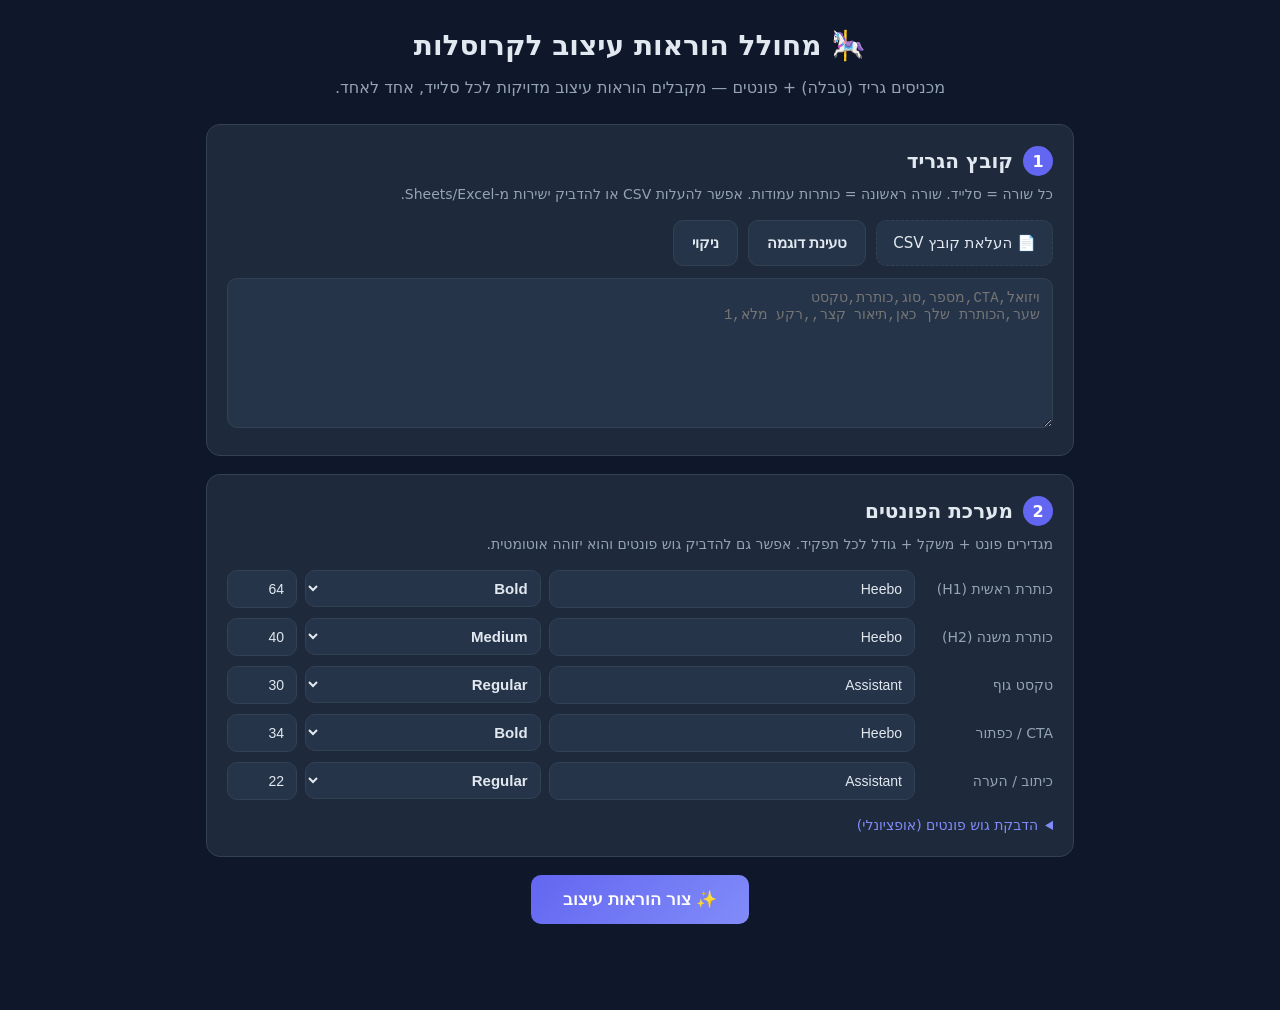
<file: carousel/index.html>
<!DOCTYPE html>
<html lang="he" dir="rtl">
<head>
  <meta charset="UTF-8" />
  <meta name="viewport" content="width=device-width, initial-scale=1.0" />
  <title>מחולל הוראות עיצוב לקרוסלות</title>
  <link rel="stylesheet" href="styles.css" />
</head>
<body>
  <div class="wrap">
    <header class="head">
      <h1>🎠 מחולל הוראות עיצוב לקרוסלות</h1>
      <p class="sub">מכניסים גריד (טבלה) + פונטים — מקבלים הוראות עיצוב מדויקות לכל סלייד, אחד לאחד.</p>
    </header>

    <!-- שלב 1: גריד -->
    <section class="card">
      <h2 class="step"><span class="num">1</span> קובץ הגריד</h2>
      <p class="hint">כל שורה = סלייד. שורה ראשונה = כותרות עמודות. אפשר להעלות CSV או להדביק ישירות מ-Sheets/Excel.</p>
      <div class="row">
        <label class="file-btn">
          📄 העלאת קובץ CSV
          <input type="file" id="csvFile" accept=".csv,text/csv" hidden />
        </label>
        <button class="btn ghost" id="sampleBtn" type="button">טעינת דוגמה</button>
        <button class="btn ghost" id="clearGrid" type="button">ניקוי</button>
      </div>
      <textarea id="gridInput" class="mono" rows="8" placeholder="מספר,סוג,כותרת,טקסט,CTA,ויזואל&#10;1,שער,הכותרת שלך כאן,תיאור קצר,,רקע מלא"></textarea>
      <div id="detected" class="detected" hidden></div>
    </section>

    <!-- שלב 2: פונטים -->
    <section class="card">
      <h2 class="step"><span class="num">2</span> מערכת הפונטים</h2>
      <p class="hint">מגדירים פונט + משקל + גודל לכל תפקיד. אפשר גם להדביק גוש פונטים והוא יזוהה אוטומטית.</p>
      <div class="fonts-grid" id="fontsGrid"></div>
      <details class="paste-fonts">
        <summary>הדבקת גוש פונטים (אופציונלי)</summary>
        <p class="hint">שורה לכל תפקיד, למשל: <code>כותרת: Heebo | Bold | 64</code></p>
        <textarea id="fontsPaste" class="mono" rows="4" placeholder="כותרת ראשית: Heebo | Bold | 64&#10;טקסט גוף: Assistant | Regular | 30"></textarea>
        <button class="btn ghost small" id="applyFontsPaste" type="button">החל</button>
      </details>
    </section>

    <!-- פעולה -->
    <div class="actions">
      <button class="btn primary" id="generate" type="button">✨ צור הוראות עיצוב</button>
    </div>

    <!-- פלט -->
    <section class="card output-card" id="outputCard" hidden>
      <div class="output-head">
        <h2 class="step"><span class="num">3</span> הוראות העיצוב</h2>
        <div class="out-actions">
          <button class="btn ghost small" id="copyBtn" type="button">📋 העתקה</button>
          <button class="btn ghost small" id="downloadBtn" type="button">⬇️ הורדה (.md)</button>
        </div>
      </div>
      <div id="summary" class="summary"></div>
      <div id="slides" class="slides"></div>
    </section>
  </div>

  <script src="app.js"></script>
</body>
</html>
</file>
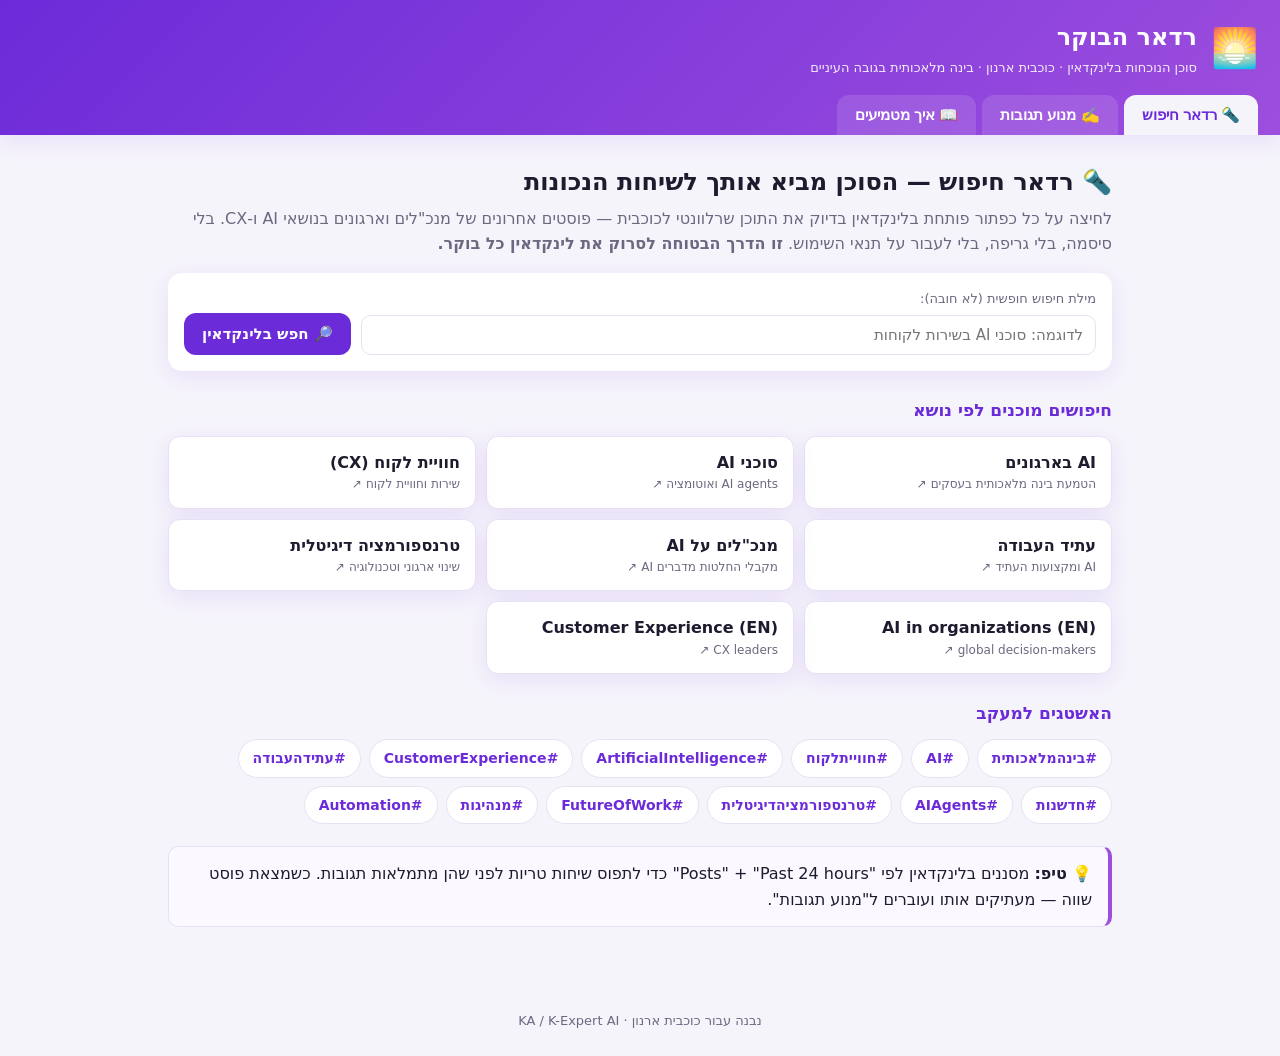
<file: linkedin-agent/index.html>
<!DOCTYPE html>
<html lang="he" dir="rtl">
<head>
  <meta charset="UTF-8" />
  <meta name="viewport" content="width=device-width, initial-scale=1.0" />
  <title>רדאר הבוקר · סוכן LinkedIn של כוכבית ארנון</title>
  <link rel="stylesheet" href="styles.css" />
</head>
<body>
  <header class="topbar">
    <div class="brand">
      <span class="logo">🌅</span>
      <div>
        <h1>רדאר הבוקר</h1>
        <p class="tagline">סוכן הנוכחות בלינקדאין · כוכבית ארנון · בינה מלאכותית בגובה העיניים</p>
      </div>
    </div>
    <nav class="tabs">
      <button class="tab is-active" data-tab="radar">🔦 רדאר חיפוש</button>
      <button class="tab" data-tab="engine">✍️ מנוע תגובות</button>
      <button class="tab" data-tab="how">📖 איך מטמיעים</button>
    </nav>
  </header>

  <main>
    <!-- ================= רדאר חיפוש ================= -->
    <section id="radar" class="panel is-active">
      <div class="intro">
        <h2>🔦 רדאר חיפוש — הסוכן מביא אותך לשיחות הנכונות</h2>
        <p>
          לחיצה על כל כפתור פותחת בלינקדאין בדיוק את התוכן שרלוונטי לכוכבית — פוסטים אחרונים
          של מנכ"לים וארגונים בנושאי AI ו-CX. בלי סיסמה, בלי גריפה, בלי לעבור על תנאי השימוש.
          <strong>זו הדרך הבטוחה לסרוק את לינקדאין כל בוקר.</strong>
        </p>
      </div>

      <div class="radar-controls">
        <label>מילת חיפוש חופשית (לא חובה):
          <input id="freeQuery" type="text" placeholder="לדוגמה: סוכני AI בשירות לקוחות" />
        </label>
        <button id="freeSearchBtn" class="btn primary">🔎 חפש בלינקדאין</button>
      </div>

      <h3 class="section-title">חיפושים מוכנים לפי נושא</h3>
      <div id="topicLinks" class="link-grid"></div>

      <h3 class="section-title">האשטגים למעקב</h3>
      <div id="hashtagLinks" class="chip-grid"></div>

      <div class="tip-box">
        💡 <strong>טיפ:</strong> מסננים בלינקדאין לפי "Posts" + "Past 24 hours" כדי לתפוס
        שיחות טריות לפני שהן מתמלאות תגובות. כשמצאת פוסט שווה — מעתיקים אותו ועוברים ל"מנוע תגובות".
      </div>
    </section>

    <!-- ================= מנוע תגובות ================= -->
    <section id="engine" class="panel">
      <div class="intro">
        <h2>✍️ מנוע התגובות</h2>
        <p>הדביקי כאן פוסט שמצאת. הסוכן ינקד עד כמה הוא שווה לכוכבית, ויציע 3 טיוטות תגובה בקול שלה.</p>
      </div>

      <div class="engine-grid">
        <div class="input-col">
          <label>שם הכותב/ת ותפקיד:
            <input id="authorRole" type="text" placeholder="לדוגמה: דנה כהן, מנכ\"לית חברת ביטוח" />
          </label>
          <label>תוכן הפוסט:
            <textarea id="postText" rows="9" placeholder="הדביקי כאן את הטקסט המלא של הפוסט..."></textarea>
          </label>
          <button id="analyzeBtn" class="btn primary">⚡ נתח והצע תגובות</button>
          <button id="copyPromptBtn" class="btn ghost">📋 העתק פרומפט מלא ל-LLM (לליטוש)</button>
        </div>

        <div class="output-col">
          <div id="result" class="result empty">
            התוצאות יופיעו כאן ⬅️
          </div>
        </div>
      </div>

      <h3 class="section-title">📌 פוסטים שאספתי היום</h3>
      <div id="savedList" class="saved-list"><p class="muted">עדיין לא שמרת פוסטים היום.</p></div>
    </section>

    <!-- ================= איך מטמיעים ================= -->
    <section id="how" class="panel">
      <div class="intro">
        <h2>📖 איך מטמיעים את הסוכן</h2>
      </div>
      <div class="how-card">
        <h3>⚠️ קודם — האמת על לינקדאין</h3>
        <p>ללינקדאין אין API פתוח לקריאת הפיד, וגריפה אוטומטית נוגדת את תנאי השימוש ועלולה
        להשעות את החשבון. לכן הסוכן עובד באחת מ-3 דרכים לגיטימיות:</p>
      </div>
      <div class="how-card">
        <h3>🥇 דרך 1 — סוכן עם חיפוש web (מומלצת)</h3>
        <p>מדביקים את <code>agent-prompt.md</code> כ-Instructions ב-ChatGPT / Claude / Perplexity,
        ומבקשים כל בוקר לחפש פוסטים ציבוריים אחרונים בנושאי AI/CX של מנכ"לים. אפשר לתזמן ל-07:00.</p>
      </div>
      <div class="how-card">
        <h3>🖥️ דרך 2 — הכלי הזה</h3>
        <p>"רדאר חיפוש" מביא אותך לשיחות הנכונות בלינקדאין, ו"מנוע התגובות" מנקד ומציע תגובות.
        אפס סיכון, רץ בדפדפן.</p>
      </div>
      <div class="how-card">
        <h3>🤖 דרך 3 — אוטומציה מלאה</h3>
        <p>RSS.app / Phantombuster → Make.com → LLM עם הפרומפט → מייל/וואטסאפ ב-07:00.
        זו הדרך "שיגיע לבד כל בוקר". פירוט מלא בקובץ <code>README.md</code>.</p>
      </div>
    </section>
  </main>

  <footer>נבנה עבור כוכבית ארנון · KA / K-Expert AI</footer>

  <script src="app.js"></script>
</body>
</html>
</file>
<file: carousel/styles.css>
:root {
  --bg: #0f172a;
  --card: #1e293b;
  --card-2: #263449;
  --text: #e2e8f0;
  --muted: #94a3b8;
  --line: #334155;
  --primary: #6366f1;
  --primary-2: #818cf8;
  --accent: #22d3ee;
  --warn: #fbbf24;
  --danger: #f87171;
  --ok: #34d399;
  --radius: 14px;
}

* { box-sizing: border-box; }

body {
  margin: 0;
  background: var(--bg);
  color: var(--text);
  font-family: "Segoe UI", "Assistant", "Heebo", system-ui, sans-serif;
  line-height: 1.6;
}

.wrap {
  max-width: 900px;
  margin: 0 auto;
  padding: 24px 16px 64px;
}

.head { text-align: center; margin-bottom: 24px; }
.head h1 { margin: 0 0 6px; font-size: 28px; }
.sub { color: var(--muted); margin: 0; }

.card {
  background: var(--card);
  border: 1px solid var(--line);
  border-radius: var(--radius);
  padding: 20px;
  margin-bottom: 18px;
}

.step { display: flex; align-items: center; gap: 10px; margin: 0 0 6px; font-size: 20px; }
.step .num {
  display: inline-flex; align-items: center; justify-content: center;
  width: 30px; height: 30px; border-radius: 50%;
  background: var(--primary); color: #fff; font-size: 16px; font-weight: 700;
}
.hint { color: var(--muted); font-size: 14px; margin: 4px 0 14px; }
code { background: var(--card-2); padding: 2px 6px; border-radius: 6px; font-size: 13px; }

.row { display: flex; flex-wrap: wrap; gap: 10px; margin-bottom: 12px; }

.file-btn {
  display: inline-flex; align-items: center; gap: 6px;
  background: var(--card-2); border: 1px dashed var(--line);
  padding: 10px 16px; border-radius: 10px; cursor: pointer; font-size: 15px;
}
.file-btn:hover { border-color: var(--primary-2); }

textarea, input[type="text"], input[type="number"] {
  width: 100%;
  background: var(--card-2);
  border: 1px solid var(--line);
  color: var(--text);
  border-radius: 10px;
  padding: 10px 12px;
  font-size: 14px;
  resize: vertical;
}
textarea:focus, input:focus { outline: none; border-color: var(--primary-2); }
.mono { font-family: "SFMono-Regular", Consolas, "Liberation Mono", monospace; direction: ltr; text-align: right; }

.btn {
  border: none; border-radius: 10px; padding: 10px 18px;
  font-size: 15px; font-weight: 600; cursor: pointer; color: #fff;
  background: var(--card-2); transition: transform .05s, background .15s;
}
.btn:hover { transform: translateY(-1px); }
.btn.primary { background: linear-gradient(135deg, var(--primary), var(--primary-2)); font-size: 17px; padding: 14px 32px; }
.btn.ghost { background: var(--card-2); border: 1px solid var(--line); color: var(--text); }
.btn.small { padding: 7px 14px; font-size: 14px; }
.actions { text-align: center; margin: 8px 0 22px; }

.detected {
  margin-top: 12px; padding: 12px; border-radius: 10px;
  background: var(--card-2); border: 1px solid var(--line); font-size: 14px;
}
.detected .tag {
  display: inline-block; margin: 3px; padding: 3px 10px; border-radius: 20px;
  background: rgba(99,102,241,.18); border: 1px solid var(--primary); font-size: 13px;
}
.detected .tag.unknown { background: rgba(148,163,184,.12); border-color: var(--muted); color: var(--muted); }

.fonts-grid { display: grid; grid-template-columns: 1fr; gap: 10px; }
.font-row {
  display: grid;
  grid-template-columns: 130px 1.4fr .9fr 70px;
  gap: 8px; align-items: center;
}
.font-row .role { color: var(--muted); font-size: 14px; }
@media (max-width: 560px) {
  .font-row { grid-template-columns: 1fr 1fr; }
  .font-row .role { grid-column: 1 / -1; }
}

.paste-fonts { margin-top: 14px; }
.paste-fonts summary { cursor: pointer; color: var(--primary-2); font-size: 14px; }
.paste-fonts textarea { margin: 10px 0; }

.output-card { background: var(--card); }
.output-head { display: flex; justify-content: space-between; align-items: center; flex-wrap: wrap; gap: 10px; }
.out-actions { display: flex; gap: 8px; }

.summary {
  background: var(--card-2); border: 1px solid var(--line); border-radius: 10px;
  padding: 14px; margin: 12px 0 18px; font-size: 14px;
}
.summary b { color: var(--accent); }

.slide {
  background: var(--card-2);
  border: 1px solid var(--line);
  border-right: 4px solid var(--primary);
  border-radius: 12px;
  padding: 16px 18px;
  margin-bottom: 14px;
}
.slide h3 { margin: 0 0 10px; font-size: 17px; }
.slide h3 .type { color: var(--accent); font-size: 14px; font-weight: 600; }
.field { display: grid; grid-template-columns: 110px 1fr; gap: 10px; padding: 5px 0; border-top: 1px solid var(--line); }
.field:first-of-type { border-top: none; }
.field .k { color: var(--muted); font-size: 13px; }
.field .v { font-size: 14px; }
.field .v .txt { color: #fff; font-weight: 600; }
.field .v .spec { color: var(--primary-2); font-size: 13px; display: block; margin-top: 2px; }
.badge { display: inline-block; padding: 2px 8px; border-radius: 6px; font-size: 12px; font-weight: 700; }
.badge.ok { background: rgba(52,211,153,.15); color: var(--ok); }
.badge.warn { background: rgba(251,191,36,.15); color: var(--warn); }
.badge.danger { background: rgba(248,113,113,.15); color: var(--danger); }

.toast {
  position: fixed; bottom: 22px; left: 50%; transform: translateX(-50%);
  background: var(--ok); color: #06281c; padding: 10px 20px; border-radius: 10px;
  font-weight: 700; opacity: 0; pointer-events: none; transition: opacity .25s;
}
.toast.show { opacity: 1; }
</file>
<file: linkedin-agent/styles.css>
:root {
  --brand: #6c2bd9;
  --brand-2: #9d4edd;
  --ink: #1d1b2e;
  --muted: #6b6880;
  --bg: #f6f4fb;
  --card: #ffffff;
  --line: #e7e2f3;
  --green: #1f9d55;
  --amber: #c97a0a;
  --red: #c0392b;
  --shadow: 0 6px 24px rgba(108, 43, 217, 0.10);
}

* { box-sizing: border-box; }
body {
  margin: 0;
  font-family: "Segoe UI", "Assistant", "Rubik", system-ui, sans-serif;
  background: var(--bg);
  color: var(--ink);
  line-height: 1.6;
}

/* ---------- Top bar ---------- */
.topbar {
  background: linear-gradient(135deg, var(--brand), var(--brand-2));
  color: #fff;
  padding: 18px 22px 0;
  box-shadow: var(--shadow);
}
.brand { display: flex; align-items: center; gap: 14px; }
.logo { font-size: 38px; }
.topbar h1 { margin: 0; font-size: 24px; }
.tagline { margin: 2px 0 0; font-size: 13px; opacity: .9; }

.tabs { display: flex; gap: 6px; margin-top: 16px; flex-wrap: wrap; }
.tab {
  background: rgba(255,255,255,.12);
  color: #fff; border: none; cursor: pointer;
  padding: 11px 18px; border-radius: 12px 12px 0 0;
  font-size: 15px; font-weight: 600;
}
.tab.is-active { background: var(--bg); color: var(--brand); }

/* ---------- Layout ---------- */
main { max-width: 980px; margin: 0 auto; padding: 22px 18px 60px; }
.panel { display: none; animation: fade .25s ease; }
.panel.is-active { display: block; }
@keyframes fade { from { opacity: 0; transform: translateY(6px);} to {opacity:1; transform:none;} }

.intro h2 { margin: 6px 0 4px; }
.intro p { color: var(--muted); margin-top: 0; }
.section-title { margin: 26px 0 12px; font-size: 17px; color: var(--brand); }

/* ---------- Buttons ---------- */
.btn {
  border: none; cursor: pointer; border-radius: 12px;
  padding: 12px 18px; font-size: 15px; font-weight: 600; font-family: inherit;
}
.btn.primary { background: var(--brand); color: #fff; }
.btn.primary:hover { background: #5a22b8; }
.btn.ghost { background: #fff; color: var(--brand); border: 1.5px solid var(--line); }
.btn.ghost:hover { border-color: var(--brand); }

/* ---------- Radar ---------- */
.radar-controls {
  display: flex; gap: 10px; align-items: end; flex-wrap: wrap;
  background: var(--card); padding: 16px; border-radius: 14px; box-shadow: var(--shadow);
}
.radar-controls label { flex: 1; min-width: 220px; font-size: 13px; color: var(--muted); }
.radar-controls input { width: 100%; }
input, textarea {
  font-family: inherit; font-size: 15px; color: var(--ink);
  border: 1.5px solid var(--line); border-radius: 10px; padding: 10px 12px;
  margin-top: 5px; background: #fff;
}
input:focus, textarea:focus { outline: none; border-color: var(--brand); }

.link-grid { display: grid; grid-template-columns: repeat(auto-fill, minmax(230px,1fr)); gap: 10px; }
.link-card {
  display: block; background: var(--card); border: 1px solid var(--line);
  border-radius: 12px; padding: 13px 15px; text-decoration: none; color: var(--ink);
  transition: .15s; box-shadow: var(--shadow);
}
.link-card:hover { transform: translateY(-2px); border-color: var(--brand); }
.link-card .lc-title { font-weight: 700; }
.link-card .lc-sub { font-size: 12px; color: var(--muted); }

.chip-grid { display: flex; flex-wrap: wrap; gap: 8px; }
.chip {
  background: #fff; border: 1.5px solid var(--line); border-radius: 20px;
  padding: 7px 14px; text-decoration: none; color: var(--brand); font-weight: 600; font-size: 14px;
}
.chip:hover { background: var(--brand); color: #fff; }

.tip-box, .how-card {
  background: #fbf8ff; border: 1px solid var(--line); border-right: 4px solid var(--brand-2);
  border-radius: 10px; padding: 14px 16px; margin-top: 22px;
}
.how-card { margin-top: 14px; }
.how-card h3 { margin: 0 0 6px; color: var(--brand); }
.how-card p, .how-card code { font-size: 14px; }
code { background: #efe9fb; padding: 1px 6px; border-radius: 6px; }

/* ---------- Engine ---------- */
.engine-grid { display: grid; grid-template-columns: 1fr 1fr; gap: 18px; }
.input-col { display: flex; flex-direction: column; gap: 12px; }
.input-col label { font-size: 13px; color: var(--muted); display: flex; flex-direction: column; }
.input-col input, .input-col textarea { width: 100%; }

.result {
  background: var(--card); border: 1px solid var(--line); border-radius: 14px;
  padding: 18px; min-height: 240px; box-shadow: var(--shadow);
}
.result.empty { color: var(--muted); display: flex; align-items: center; justify-content: center; }

.score-badge {
  display: inline-flex; align-items: center; gap: 8px;
  font-size: 22px; font-weight: 800; padding: 8px 16px; border-radius: 12px; color: #fff;
}
.score-hi { background: var(--green); }
.score-mid { background: var(--amber); }
.score-lo { background: var(--red); }
.verdict { margin: 10px 0 4px; font-weight: 700; }
.reasons { font-size: 13px; color: var(--muted); margin: 6px 0 16px; padding-right: 18px; }

.comment-card {
  background: #fbf8ff; border: 1px solid var(--line); border-radius: 12px;
  padding: 13px 15px; margin-bottom: 12px;
}
.comment-card .cc-head { font-weight: 700; color: var(--brand); margin-bottom: 6px; font-size: 14px; }
.comment-card .cc-text { font-size: 15px; }
.copy-mini {
  margin-top: 9px; background: #fff; border: 1.5px solid var(--line); color: var(--brand);
  border-radius: 8px; padding: 6px 12px; font-size: 13px; font-weight: 600; cursor: pointer;
}
.copy-mini:hover { border-color: var(--brand); }

/* ---------- Saved ---------- */
.saved-list { display: flex; flex-direction: column; gap: 8px; }
.saved-item {
  background: var(--card); border: 1px solid var(--line); border-radius: 10px;
  padding: 10px 14px; display: flex; justify-content: space-between; align-items: center; gap: 10px;
}
.saved-item .si-score { font-weight: 800; }
.muted { color: var(--muted); }

footer { text-align: center; color: var(--muted); font-size: 13px; padding: 24px; }

.toast {
  position: fixed; bottom: 22px; left: 50%; transform: translateX(-50%);
  background: var(--ink); color: #fff; padding: 11px 20px; border-radius: 30px;
  font-size: 14px; opacity: 0; transition: .25s; pointer-events: none; z-index: 50;
}
.toast.show { opacity: 1; }

@media (max-width: 720px) {
  .engine-grid { grid-template-columns: 1fr; }
}
</file>
